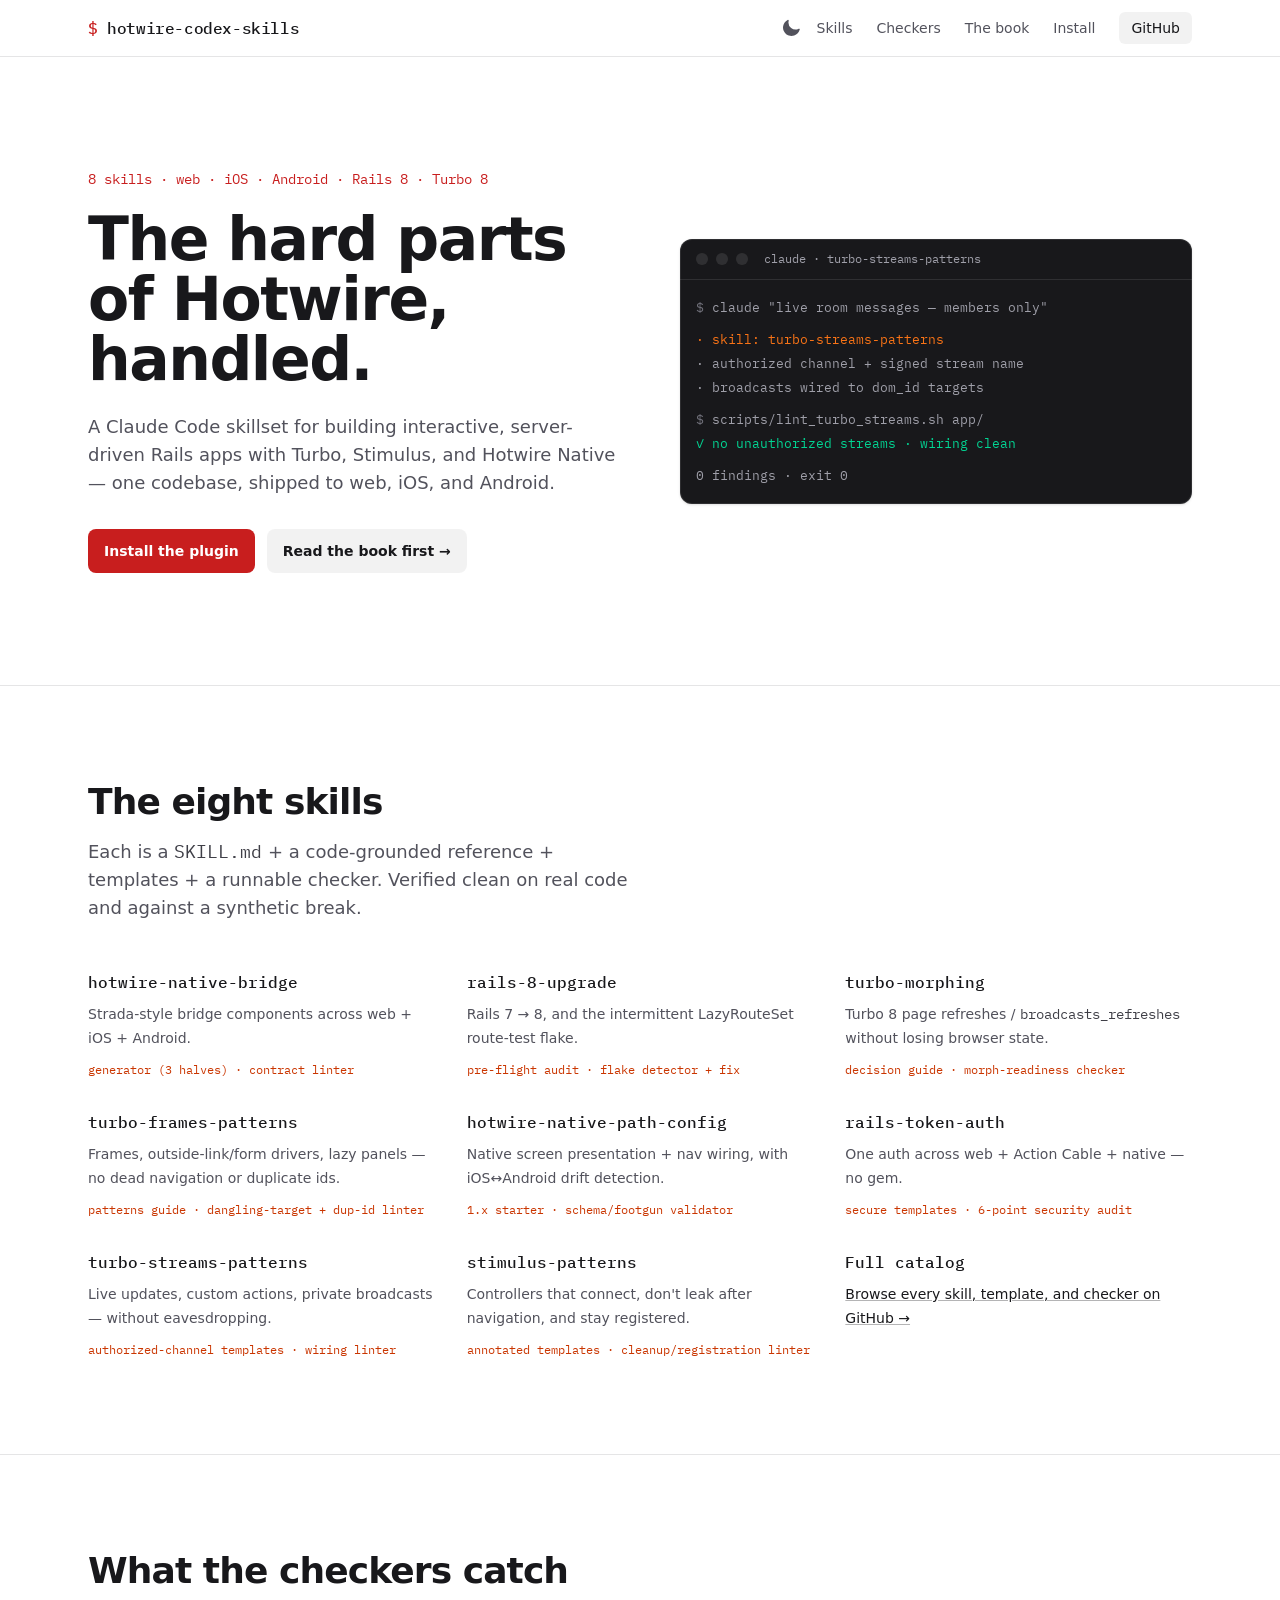
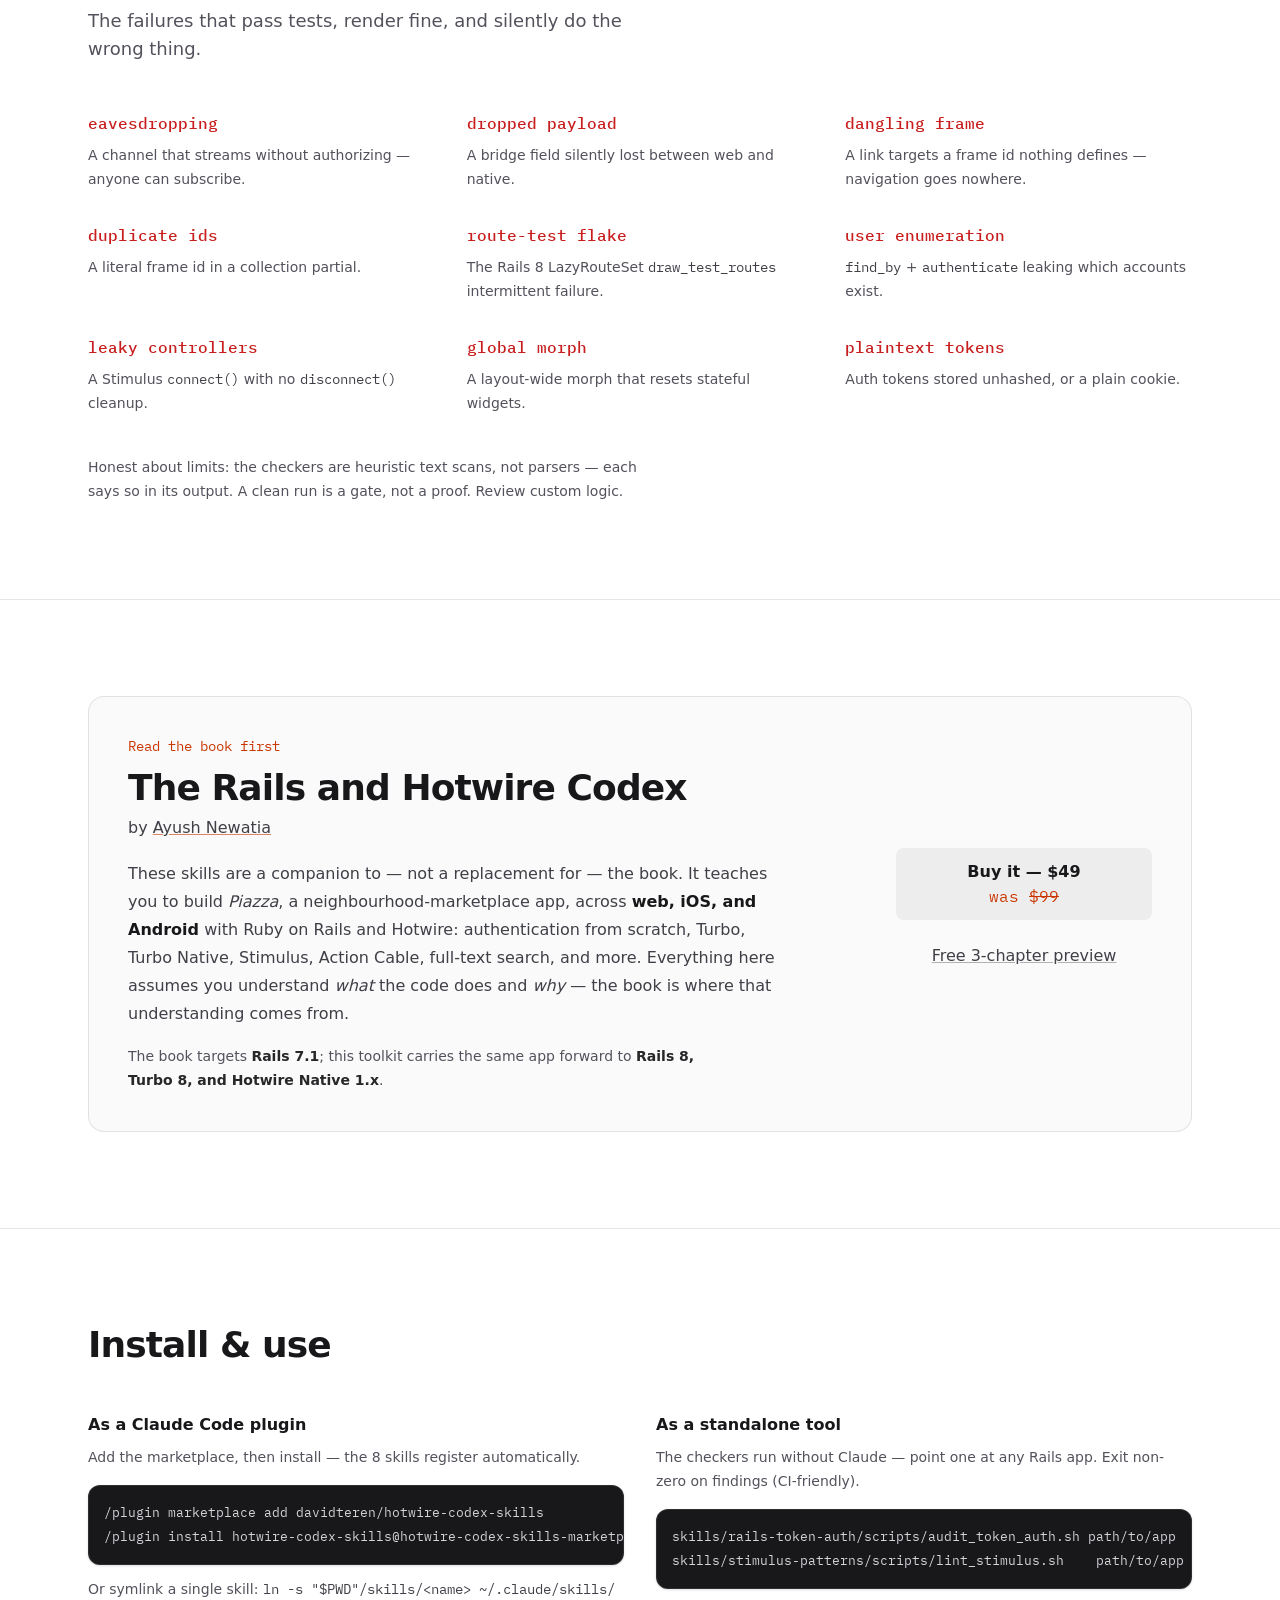
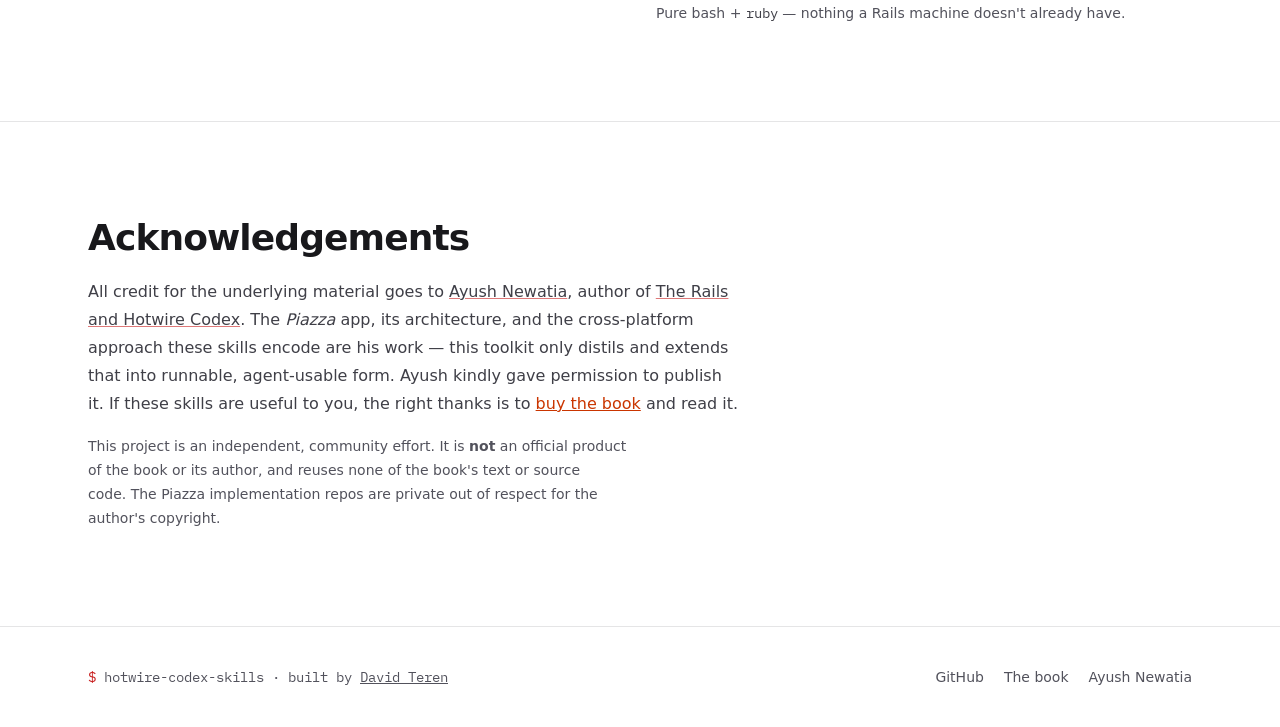
<file: docs/index.html>
<!DOCTYPE html>
<html lang="en" class="scroll-smooth">
<head>
  <meta charset="UTF-8" />
  <meta name="viewport" content="width=device-width, initial-scale=1.0" />
  <meta name="color-scheme" content="light dark" />
  <!-- Set the theme before first paint to avoid a flash. localStorage wins; else OS preference. -->
  <script>
    (function () {
      try {
        var t = localStorage.getItem('theme');
        var dark = t ? t === 'dark' : matchMedia('(prefers-color-scheme: dark)').matches;
        document.documentElement.classList.toggle('dark', dark);
      } catch (e) { document.documentElement.classList.add('dark'); }
    })();
  </script>
  <title>hotwire-codex-skills — Rails + Hotwire Claude Code skills</title>
  <meta name="description" content="Claude Code skills for building interactive Rails + Hotwire apps — Turbo, Stimulus, Hotwire Native — across web, iOS & Android." />

  <meta property="og:site_name" content="hotwire-codex-skills" />
  <meta property="og:title" content="hotwire-codex-skills" />
  <meta property="og:description" content="Eight Claude Code skills for interactive Rails + Hotwire apps — Turbo, Stimulus, Hotwire Native." />
  <meta property="og:type" content="website" />
  <meta property="og:url" content="https://davidteren.github.io/hotwire-codex-skills/" />
  <meta property="og:image" content="https://davidteren.github.io/hotwire-codex-skills/og.png" />
  <meta property="og:image:width" content="1200" />
  <meta property="og:image:height" content="630" />
  <meta property="og:image:alt" content="hotwire-codex-skills — The hard parts of Hotwire, handled." />
  <meta name="twitter:card" content="summary_large_image" />
  <meta name="twitter:title" content="hotwire-codex-skills" />
  <meta name="twitter:description" content="Eight Claude Code skills for interactive Rails + Hotwire apps — Turbo, Stimulus, Hotwire Native." />
  <meta name="twitter:image" content="https://davidteren.github.io/hotwire-codex-skills/og.png" />

  <link rel="preconnect" href="https://rsms.me/" />
  <link rel="stylesheet" href="https://rsms.me/inter/inter.css" />
  <link rel="preconnect" href="https://fonts.googleapis.com" />
  <link rel="preconnect" href="https://fonts.gstatic.com" crossorigin />
  <link href="https://fonts.googleapis.com/css2?family=IBM+Plex+Mono:wght@400;500;600&display=swap" rel="stylesheet" />

  <link rel="stylesheet" href="styles.css" />
  <link rel="icon" href="data:image/svg+xml,%3Csvg xmlns='http://www.w3.org/2000/svg' viewBox='0 0 32 32'%3E%3Crect width='32' height='32' rx='6' fill='%2309090b'/%3E%3Ctext x='16' y='23' font-family='monospace' font-size='22' font-weight='700' fill='%23EF5350' text-anchor='middle'%3E$%3C/text%3E%3C/svg%3E" />
</head>
<body class="isolate min-h-dvh bg-white text-zinc-900 dark:bg-zinc-950 dark:text-zinc-100 font-sans antialiased">

  <!-- ============ NAV ============ -->
  <header class="sticky top-0 z-40 backdrop-blur bg-white/80 dark:bg-zinc-950/80 border-b border-zinc-950/10 dark:border-white/10">
    <div class="mx-auto max-w-6xl px-6 h-14 flex items-center justify-between">
      <a href="#top" class="font-mono font-medium tracking-tight text-zinc-900 dark:text-zinc-100">
        <span class="text-rails dark:text-rails-light">$</span> hotwire-codex-skills
      </a>
      <div class="flex items-center gap-2">
        <!-- theme toggle: sun shown in dark mode, moon in light -->
        <button type="button" data-theme-toggle aria-label="Toggle dark mode"
          class="rounded-md p-2 text-zinc-600 hover:bg-zinc-950/5 hover:text-zinc-900 dark:text-zinc-400 dark:hover:bg-white/10 dark:hover:text-white">
          <svg class="size-5 dark:hidden" viewBox="0 0 20 20" fill="currentColor" aria-hidden="true">
            <path d="M7.455 2.004a.75.75 0 0 1 .26.77 7 7 0 0 0 9.958 7.967.75.75 0 0 1 1.067.853A8.5 8.5 0 1 1 6.647 1.921a.75.75 0 0 1 .808.083Z" />
          </svg>
          <svg class="size-5 not-dark:hidden" viewBox="0 0 20 20" fill="currentColor" aria-hidden="true">
            <path d="M10 2a.75.75 0 0 1 .75.75v1.5a.75.75 0 0 1-1.5 0v-1.5A.75.75 0 0 1 10 2ZM10 15a.75.75 0 0 1 .75.75v1.5a.75.75 0 0 1-1.5 0v-1.5A.75.75 0 0 1 10 15ZM10 7a3 3 0 1 0 0 6 3 3 0 0 0 0-6ZM15.657 5.404a.75.75 0 1 0-1.06-1.06l-1.061 1.06a.75.75 0 0 0 1.06 1.061l1.06-1.06ZM6.464 14.596a.75.75 0 1 0-1.06-1.06l-1.061 1.06a.75.75 0 0 0 1.06 1.061l1.061-1.061ZM18 10a.75.75 0 0 1-.75.75h-1.5a.75.75 0 0 1 0-1.5h1.5A.75.75 0 0 1 18 10ZM5 10a.75.75 0 0 1-.75.75h-1.5a.75.75 0 0 1 0-1.5h1.5A.75.75 0 0 1 5 10ZM14.596 15.657a.75.75 0 0 0 1.06-1.06l-1.06-1.061a.75.75 0 1 0-1.06 1.06l1.06 1.061ZM5.404 6.464a.75.75 0 0 0 1.06-1.06l-1.06-1.061a.75.75 0 1 0-1.061 1.06l1.06 1.061Z" />
          </svg>
        </button>
        <nav class="hidden sm:flex items-center gap-6 text-sm text-zinc-600 dark:text-zinc-400">
          <a href="#skills" class="hover:text-zinc-900 dark:hover:text-white">Skills</a>
          <a href="#checkers" class="hover:text-zinc-900 dark:hover:text-white">Checkers</a>
          <a href="#book" class="hover:text-zinc-900 dark:hover:text-white">The book</a>
          <a href="#install" class="hover:text-zinc-900 dark:hover:text-white">Install</a>
          <a href="https://github.com/davidteren/hotwire-codex-skills" class="rounded-md bg-zinc-950/5 hover:bg-zinc-950/10 dark:bg-white/10 dark:hover:bg-white/15 px-3 py-1.5 font-medium text-zinc-900 dark:text-white">GitHub</a>
        </nav>
        <!-- mobile nav: native disclosure, no JS -->
        <details class="sm:hidden relative">
          <summary class="list-none cursor-pointer rounded-md bg-zinc-950/5 dark:bg-white/10 px-3 py-1.5 text-sm font-medium text-zinc-900 dark:text-white" aria-label="Menu">Menu</summary>
          <nav class="absolute right-0 mt-2 w-44 rounded-lg border border-zinc-950/10 dark:border-white/10 bg-white dark:bg-zinc-950 flex flex-col p-2 text-sm text-zinc-700 dark:text-zinc-200">
            <a href="#skills" class="rounded px-3 py-2 hover:bg-zinc-950/5 dark:hover:bg-white/10">Skills</a>
            <a href="#checkers" class="rounded px-3 py-2 hover:bg-zinc-950/5 dark:hover:bg-white/10">Checkers</a>
            <a href="#book" class="rounded px-3 py-2 hover:bg-zinc-950/5 dark:hover:bg-white/10">The book</a>
            <a href="#install" class="rounded px-3 py-2 hover:bg-zinc-950/5 dark:hover:bg-white/10">Install</a>
            <a href="https://github.com/davidteren/hotwire-codex-skills" class="rounded px-3 py-2 hover:bg-zinc-950/5 dark:hover:bg-white/10 font-medium">GitHub</a>
          </nav>
        </details>
      </div>
    </div>
  </header>

  <main id="top">

    <!-- ============ HERO ============ -->
    <section class="py-20 sm:py-28">
      <div class="mx-auto max-w-6xl px-6 grid lg:grid-cols-2 gap-8 items-center">
        <div class="min-w-0">
          <p class="font-mono text-sm text-rails dark:text-rails-light">8 skills · web · iOS · Android · Rails 8 · Turbo 8</p>
          <h1 class="mt-5 text-5xl sm:text-6xl font-semibold tracking-tight text-balance max-w-[24ch]">
            The hard parts of Hotwire, handled.
          </h1>
          <p class="mt-6 text-lg text-zinc-600 dark:text-zinc-400 text-pretty max-w-[48ch]">
            A Claude Code skillset for building interactive, server-driven Rails apps with
            Turbo, Stimulus, and Hotwire&nbsp;Native — one codebase, shipped to web, iOS, and Android.
          </p>
          <div class="mt-8 flex flex-wrap gap-3">
            <a href="#install" class="rounded-lg bg-rails hover:bg-rails-dark px-4 py-3 text-base sm:text-sm font-semibold text-white">Install the plugin</a>
            <a href="#book" class="rounded-lg bg-zinc-950/5 hover:bg-zinc-950/10 dark:bg-white/10 dark:hover:bg-white/15 px-4 py-3 text-base sm:text-sm font-semibold text-zinc-900 dark:text-white">Read the book first &rarr;</a>
          </div>
        </div>
        <!-- terminal panel: stays dark in both themes (a terminal reads dark) -->
        <div class="min-w-0 w-full max-w-lg lg:justify-self-end">
          <div class="rounded-xl bg-zinc-900 inset-ring inset-ring-white/10 shadow-sm dark:shadow-none">
            <div class="flex items-center gap-2 border-b border-white/10 px-4 py-3">
              <span class="size-3 rounded-full bg-white/10"></span>
              <span class="size-3 rounded-full bg-white/10"></span>
              <span class="size-3 rounded-full bg-white/10"></span>
              <p class="ml-2 font-mono text-xs text-zinc-400">claude · turbo-streams-patterns</p>
            </div>
            <div class="p-4 font-mono text-[0.8125rem] leading-6 overflow-x-auto">
              <p class="text-zinc-400"><span class="text-zinc-500">$</span> claude "live room messages — members only"</p>
              <p class="mt-2 text-hot">· skill: turbo-streams-patterns</p>
              <p class="text-zinc-400">· authorized channel + signed stream name</p>
              <p class="text-zinc-400">· broadcasts wired to dom_id targets</p>
              <p class="mt-2 text-zinc-400"><span class="text-zinc-500">$</span> scripts/lint_turbo_streams.sh app/</p>
              <p class="text-emerald-400">✓ no unauthorized streams · wiring clean</p>
              <p class="mt-2 text-zinc-400">0 findings · exit 0</p>
            </div>
          </div>
        </div>
      </div>
    </section>

    <!-- ============ SKILLS ============ -->
    <section id="skills" class="border-t border-zinc-950/10 dark:border-white/10 py-16 sm:py-24">
      <div class="mx-auto max-w-6xl px-6">
        <h2 class="text-3xl sm:text-4xl font-semibold tracking-tight text-balance max-w-[35ch]">The eight skills</h2>
        <p class="mt-4 text-lg text-zinc-600 dark:text-zinc-400 text-pretty max-w-[48ch]">Each is a <code class="font-mono text-zinc-700 dark:text-zinc-300">SKILL.md</code> + a code-grounded reference + templates + a runnable checker. Verified clean on real code and against a synthetic break.</p>

        <dl class="mt-12 grid sm:grid-cols-2 lg:grid-cols-3 gap-8">
          <div>
            <dt class="font-mono font-medium text-zinc-900 dark:text-white">hotwire-native-bridge</dt>
            <dd class="mt-2 text-base/7 sm:text-sm/6 text-zinc-600 dark:text-zinc-400">Strada-style bridge components across web + iOS + Android.</dd>
            <dd class="mt-3 font-mono text-xs text-orange-700 dark:text-hot">generator (3 halves) · contract linter</dd>
          </div>
          <div>
            <dt class="font-mono font-medium text-zinc-900 dark:text-white">rails-8-upgrade</dt>
            <dd class="mt-2 text-base/7 sm:text-sm/6 text-zinc-600 dark:text-zinc-400">Rails 7 → 8, and the intermittent LazyRouteSet route-test flake.</dd>
            <dd class="mt-3 font-mono text-xs text-orange-700 dark:text-hot">pre-flight audit · flake detector + fix</dd>
          </div>
          <div>
            <dt class="font-mono font-medium text-zinc-900 dark:text-white">turbo-morphing</dt>
            <dd class="mt-2 text-base/7 sm:text-sm/6 text-zinc-600 dark:text-zinc-400">Turbo 8 page refreshes / <code class="font-mono text-zinc-700 dark:text-zinc-300">broadcasts_refreshes</code> without losing browser state.</dd>
            <dd class="mt-3 font-mono text-xs text-orange-700 dark:text-hot">decision guide · morph-readiness checker</dd>
          </div>
          <div>
            <dt class="font-mono font-medium text-zinc-900 dark:text-white">turbo-frames-patterns</dt>
            <dd class="mt-2 text-base/7 sm:text-sm/6 text-zinc-600 dark:text-zinc-400">Frames, outside-link/form drivers, lazy panels — no dead navigation or duplicate ids.</dd>
            <dd class="mt-3 font-mono text-xs text-orange-700 dark:text-hot">patterns guide · dangling-target + dup-id linter</dd>
          </div>
          <div>
            <dt class="font-mono font-medium text-zinc-900 dark:text-white">hotwire-native-path-config</dt>
            <dd class="mt-2 text-base/7 sm:text-sm/6 text-zinc-600 dark:text-zinc-400">Native screen presentation + nav wiring, with iOS↔Android drift detection.</dd>
            <dd class="mt-3 font-mono text-xs text-orange-700 dark:text-hot">1.x starter · schema/footgun validator</dd>
          </div>
          <div>
            <dt class="font-mono font-medium text-zinc-900 dark:text-white">rails-token-auth</dt>
            <dd class="mt-2 text-base/7 sm:text-sm/6 text-zinc-600 dark:text-zinc-400">One auth across web + Action Cable + native — no gem.</dd>
            <dd class="mt-3 font-mono text-xs text-orange-700 dark:text-hot">secure templates · 6-point security audit</dd>
          </div>
          <div>
            <dt class="font-mono font-medium text-zinc-900 dark:text-white">turbo-streams-patterns</dt>
            <dd class="mt-2 text-base/7 sm:text-sm/6 text-zinc-600 dark:text-zinc-400">Live updates, custom actions, private broadcasts — without eavesdropping.</dd>
            <dd class="mt-3 font-mono text-xs text-orange-700 dark:text-hot">authorized-channel templates · wiring linter</dd>
          </div>
          <div>
            <dt class="font-mono font-medium text-zinc-900 dark:text-white">stimulus-patterns</dt>
            <dd class="mt-2 text-base/7 sm:text-sm/6 text-zinc-600 dark:text-zinc-400">Controllers that connect, don't leak after navigation, and stay registered.</dd>
            <dd class="mt-3 font-mono text-xs text-orange-700 dark:text-hot">annotated templates · cleanup/registration linter</dd>
          </div>
          <div>
            <dt class="font-mono font-medium text-zinc-900 dark:text-white">Full catalog</dt>
            <dd class="mt-2 text-base/7 sm:text-sm/6 text-zinc-600 dark:text-zinc-400"><a href="https://github.com/davidteren/hotwire-codex-skills#the-skills" class="text-zinc-900 dark:text-white underline decoration-zinc-950/30 hover:decoration-zinc-950 dark:decoration-white/30 dark:hover:decoration-white">Browse every skill, template, and checker on GitHub &rarr;</a></dd>
          </div>
        </dl>
      </div>
    </section>

    <!-- ============ CHECKERS ============ -->
    <section id="checkers" class="border-t border-zinc-950/10 dark:border-white/10 py-16 sm:py-24">
      <div class="mx-auto max-w-6xl px-6">
        <h2 class="text-3xl sm:text-4xl font-semibold tracking-tight text-balance max-w-[35ch]">What the checkers catch</h2>
        <p class="mt-4 text-lg text-zinc-600 dark:text-zinc-400 text-pretty max-w-[48ch]">The failures that pass tests, render fine, and silently do the wrong thing.</p>

        <dl class="mt-12 grid sm:grid-cols-2 lg:grid-cols-3 gap-8">
          <div>
            <dt class="font-mono font-medium text-rails dark:text-rails-light">eavesdropping</dt>
            <dd class="mt-2 text-base/7 sm:text-sm/6 text-zinc-600 dark:text-zinc-400">A channel that streams without authorizing — anyone can subscribe.</dd>
          </div>
          <div>
            <dt class="font-mono font-medium text-rails dark:text-rails-light">dropped payload</dt>
            <dd class="mt-2 text-base/7 sm:text-sm/6 text-zinc-600 dark:text-zinc-400">A bridge field silently lost between web and native.</dd>
          </div>
          <div>
            <dt class="font-mono font-medium text-rails dark:text-rails-light">dangling frame</dt>
            <dd class="mt-2 text-base/7 sm:text-sm/6 text-zinc-600 dark:text-zinc-400">A link targets a frame id nothing defines — navigation goes nowhere.</dd>
          </div>
          <div>
            <dt class="font-mono font-medium text-rails dark:text-rails-light">duplicate ids</dt>
            <dd class="mt-2 text-base/7 sm:text-sm/6 text-zinc-600 dark:text-zinc-400">A literal frame id in a collection partial.</dd>
          </div>
          <div>
            <dt class="font-mono font-medium text-rails dark:text-rails-light">route-test flake</dt>
            <dd class="mt-2 text-base/7 sm:text-sm/6 text-zinc-600 dark:text-zinc-400">The Rails 8 LazyRouteSet <code class="font-mono text-zinc-700 dark:text-zinc-300">draw_test_routes</code> intermittent failure.</dd>
          </div>
          <div>
            <dt class="font-mono font-medium text-rails dark:text-rails-light">user enumeration</dt>
            <dd class="mt-2 text-base/7 sm:text-sm/6 text-zinc-600 dark:text-zinc-400"><code class="font-mono text-zinc-700 dark:text-zinc-300">find_by</code> + <code class="font-mono text-zinc-700 dark:text-zinc-300">authenticate</code> leaking which accounts exist.</dd>
          </div>
          <div>
            <dt class="font-mono font-medium text-rails dark:text-rails-light">leaky controllers</dt>
            <dd class="mt-2 text-base/7 sm:text-sm/6 text-zinc-600 dark:text-zinc-400">A Stimulus <code class="font-mono text-zinc-700 dark:text-zinc-300">connect()</code> with no <code class="font-mono text-zinc-700 dark:text-zinc-300">disconnect()</code> cleanup.</dd>
          </div>
          <div>
            <dt class="font-mono font-medium text-rails dark:text-rails-light">global morph</dt>
            <dd class="mt-2 text-base/7 sm:text-sm/6 text-zinc-600 dark:text-zinc-400">A layout-wide morph that resets stateful widgets.</dd>
          </div>
          <div>
            <dt class="font-mono font-medium text-rails dark:text-rails-light">plaintext tokens</dt>
            <dd class="mt-2 text-base/7 sm:text-sm/6 text-zinc-600 dark:text-zinc-400">Auth tokens stored unhashed, or a plain cookie.</dd>
          </div>
        </dl>
        <p class="mt-10 text-base/7 sm:text-sm/6 text-zinc-600 dark:text-zinc-400 max-w-[64ch]">Honest about limits: the checkers are heuristic text scans, not parsers — each says so in its output. A clean run is a gate, not a proof. Review custom logic.</p>
      </div>
    </section>

    <!-- ============ BOOK CREDIT ============ -->
    <section id="book" class="border-t border-zinc-950/10 dark:border-white/10 py-16 sm:py-24">
      <div class="mx-auto max-w-6xl px-6">
        <div class="rounded-2xl bg-zinc-50 dark:bg-zinc-900 inset-ring inset-ring-zinc-950/10 dark:inset-ring-white/10 p-6 sm:p-10">
          <div class="grid lg:grid-cols-[1fr_auto] gap-8 items-center">
            <div>
              <p class="font-mono text-sm text-orange-700 dark:text-hot">Read the book first</p>
              <h2 class="mt-3 text-3xl sm:text-4xl font-semibold tracking-tight text-balance max-w-[35ch]">The Rails and Hotwire Codex</h2>
              <p class="mt-2 text-zinc-700 dark:text-zinc-300">by <a href="https://radioactivetoy.tech" class="underline decoration-orange-700/60 dark:decoration-hot/60 hover:decoration-orange-700 dark:hover:decoration-hot">Ayush Newatia</a></p>
              <p class="mt-5 text-base/7 text-zinc-700 dark:text-zinc-300 text-pretty max-w-[64ch]">
                These skills are a companion to — not a replacement for — the book. It teaches you to build
                <em>Piazza</em>, a neighbourhood-marketplace app, across <strong class="text-zinc-900 dark:text-white">web, iOS, and Android</strong>
                with Ruby on Rails and Hotwire: authentication from scratch, Turbo, Turbo Native, Stimulus,
                Action Cable, full-text search, and more. Everything here assumes you understand <em>what</em> the
                code does and <em>why</em> — the book is where that understanding comes from.
              </p>
              <p class="mt-4 text-base/7 sm:text-sm/6 text-zinc-600 dark:text-zinc-400 text-pretty max-w-[64ch]">
                The book targets <strong class="text-zinc-800 dark:text-zinc-200">Rails 7.1</strong>; this toolkit carries the same app
                forward to <strong class="text-zinc-800 dark:text-zinc-200">Rails 8, Turbo 8, and Hotwire Native 1.x</strong>.
              </p>
            </div>
            <div class="flex flex-col gap-3 lg:w-64">
              <a href="https://ayushn21.gumroad.com/l/railshotwirecodex" class="rounded-lg bg-zinc-950/5 hover:bg-zinc-950/10 dark:bg-white/10 dark:hover:bg-white/15 px-4 py-3 text-center font-semibold text-zinc-900 dark:text-white">
                Buy it — $49
                <span class="block font-mono font-normal text-orange-700 dark:text-hot">was <s>$99</s></span>
              </a>
              <a href="https://railsandhotwirecodex.com/" class="rounded-lg px-4 py-3 text-center font-medium text-zinc-700 dark:text-zinc-300 hover:text-zinc-900 dark:hover:text-white underline decoration-zinc-950/30 hover:decoration-zinc-950 dark:decoration-white/30 dark:hover:decoration-white">
                Free 3-chapter preview
              </a>
            </div>
          </div>
        </div>
      </div>
    </section>

    <!-- ============ INSTALL ============ -->
    <section id="install" class="border-t border-zinc-950/10 dark:border-white/10 py-16 sm:py-24">
      <div class="mx-auto max-w-6xl px-6">
        <h2 class="text-3xl sm:text-4xl font-semibold tracking-tight text-balance max-w-[35ch]">Install &amp; use</h2>
        <div class="mt-12 grid lg:grid-cols-2 gap-8">
          <div class="min-w-0">
            <h3 class="font-semibold text-zinc-900 dark:text-white">As a Claude Code plugin</h3>
            <p class="mt-2 text-base/7 sm:text-sm/6 text-zinc-600 dark:text-zinc-400">Add the marketplace, then install — the 8 skills register automatically.</p>
            <pre class="mt-4 rounded-xl bg-zinc-900 inset-ring inset-ring-white/10 shadow-sm dark:shadow-none p-4 text-[0.8125rem] leading-6 font-mono text-zinc-300 overflow-x-auto">/plugin marketplace add davidteren/hotwire-codex-skills
/plugin install hotwire-codex-skills@hotwire-codex-skills-marketplace</pre>
            <p class="mt-3 text-base/7 sm:text-sm/6 text-zinc-600 dark:text-zinc-400">Or symlink a single skill: <code class="font-mono text-zinc-700 dark:text-zinc-400">ln -s "$PWD"/skills/&lt;name&gt; ~/.claude/skills/</code></p>
          </div>
          <div class="min-w-0">
            <h3 class="font-semibold text-zinc-900 dark:text-white">As a standalone tool</h3>
            <p class="mt-2 text-base/7 sm:text-sm/6 text-zinc-600 dark:text-zinc-400">The checkers run without Claude — point one at any Rails app. Exit non-zero on findings (CI-friendly).</p>
            <pre class="mt-4 rounded-xl bg-zinc-900 inset-ring inset-ring-white/10 shadow-sm dark:shadow-none p-4 text-[0.8125rem] leading-6 font-mono text-zinc-300 overflow-x-auto">skills/rails-token-auth/scripts/audit_token_auth.sh path/to/app
skills/stimulus-patterns/scripts/lint_stimulus.sh    path/to/app</pre>
            <p class="mt-3 text-base/7 sm:text-sm/6 text-zinc-600 dark:text-zinc-400">Pure bash + <code class="font-mono text-zinc-700 dark:text-zinc-400">ruby</code> — nothing a Rails machine doesn't already have.</p>
          </div>
        </div>
      </div>
    </section>

    <!-- ============ ACKNOWLEDGEMENTS ============ -->
    <section class="border-t border-zinc-950/10 dark:border-white/10 py-16 sm:py-24">
      <div class="mx-auto max-w-6xl px-6">
        <h2 class="text-3xl sm:text-4xl font-semibold tracking-tight text-balance max-w-[35ch]">Acknowledgements</h2>
        <p class="mt-5 text-base/7 text-zinc-700 dark:text-zinc-300 text-pretty max-w-[64ch]">
          All credit for the underlying material goes to
          <a href="https://radioactivetoy.tech" class="underline decoration-rails/60 hover:decoration-rails dark:decoration-rails-light/60 dark:hover:decoration-rails-light">Ayush Newatia</a>,
          author of <a href="https://railsandhotwirecodex.com/" class="underline decoration-rails/60 hover:decoration-rails dark:decoration-rails-light/60 dark:hover:decoration-rails-light">The Rails and Hotwire Codex</a>.
          The <em>Piazza</em> app, its architecture, and the cross-platform approach these skills encode are his work —
          this toolkit only distils and extends that into runnable, agent-usable form. Ayush kindly gave permission to
          publish it. If these skills are useful to you, the right thanks is to
          <a href="https://ayushn21.gumroad.com/l/railshotwirecodex" class="text-orange-700 dark:text-hot underline">buy the book</a> and read it.
        </p>
        <p class="mt-4 text-base/7 sm:text-sm/6 text-zinc-600 dark:text-zinc-400 text-pretty max-w-[64ch]">
          This project is an independent, community effort. It is <strong>not</strong> an official product of the book or
          its author, and reuses none of the book's text or source code. The Piazza implementation repos are private out
          of respect for the author's copyright.
        </p>
      </div>
    </section>
  </main>

  <!-- ============ FOOTER ============ -->
  <footer class="border-t border-zinc-950/10 dark:border-white/10">
    <div class="mx-auto max-w-6xl px-6 py-10 flex flex-col sm:flex-row justify-between gap-4 text-sm text-zinc-600 dark:text-zinc-400">
      <p class="font-mono"><span class="text-rails dark:text-rails-light">$</span> hotwire-codex-skills · built by <a href="https://github.com/davidteren" class="hover:text-zinc-900 dark:hover:text-white underline">David Teren</a></p>
      <div class="flex gap-5">
        <a href="https://github.com/davidteren/hotwire-codex-skills" class="hover:text-zinc-900 dark:hover:text-white">GitHub</a>
        <a href="https://railsandhotwirecodex.com/" class="hover:text-zinc-900 dark:hover:text-white">The book</a>
        <a href="https://radioactivetoy.tech" class="hover:text-zinc-900 dark:hover:text-white">Ayush Newatia</a>
      </div>
    </div>
  </footer>

  <!-- theme toggle: flip .dark and persist the choice -->
  <script>
    document.querySelectorAll('[data-theme-toggle]').forEach(function (btn) {
      btn.addEventListener('click', function () {
        var dark = document.documentElement.classList.toggle('dark');
        try { localStorage.setItem('theme', dark ? 'dark' : 'light'); } catch (e) {}
      });
    });
  </script>
</body>
</html>
</file>
<file: docs/styles.css>
/*! tailwindcss v4.3.1 | MIT License | https://tailwindcss.com */
@layer properties{@supports (((-webkit-hyphens:none)) and (not (margin-trim:inline))) or ((-moz-orient:inline) and (not (color:rgb(from red r g b)))){*,:before,:after,::backdrop{--tw-border-style:solid;--tw-leading:initial;--tw-font-weight:initial;--tw-tracking:initial;--tw-shadow:0 0 #0000;--tw-shadow-color:initial;--tw-shadow-alpha:100%;--tw-inset-shadow:0 0 #0000;--tw-inset-shadow-color:initial;--tw-inset-shadow-alpha:100%;--tw-ring-color:initial;--tw-ring-shadow:0 0 #0000;--tw-inset-ring-color:initial;--tw-inset-ring-shadow:0 0 #0000;--tw-ring-inset:initial;--tw-ring-offset-width:0px;--tw-ring-offset-color:#fff;--tw-ring-offset-shadow:0 0 #0000;--tw-outline-style:solid;--tw-blur:initial;--tw-brightness:initial;--tw-contrast:initial;--tw-grayscale:initial;--tw-hue-rotate:initial;--tw-invert:initial;--tw-opacity:initial;--tw-saturate:initial;--tw-sepia:initial;--tw-drop-shadow:initial;--tw-drop-shadow-color:initial;--tw-drop-shadow-alpha:100%;--tw-drop-shadow-size:initial;--tw-backdrop-blur:initial;--tw-backdrop-brightness:initial;--tw-backdrop-contrast:initial;--tw-backdrop-grayscale:initial;--tw-backdrop-hue-rotate:initial;--tw-backdrop-invert:initial;--tw-backdrop-opacity:initial;--tw-backdrop-saturate:initial;--tw-backdrop-sepia:initial}}}@layer theme{:root,:host{--font-sans:"InterVariable", "Inter", ui-sans-serif, system-ui, sans-serif;--font-mono:"IBM Plex Mono", ui-monospace, SFMono-Regular, Menlo, monospace;--color-orange-700:oklch(55.3% .195 38.402);--color-emerald-400:oklch(76.5% .177 163.223);--color-zinc-50:oklch(98.5% 0 0);--color-zinc-100:oklch(96.7% .001 286.375);--color-zinc-200:oklch(92% .004 286.32);--color-zinc-300:oklch(87.1% .006 286.286);--color-zinc-400:oklch(70.5% .015 286.067);--color-zinc-500:oklch(55.2% .016 285.938);--color-zinc-600:oklch(44.2% .017 285.786);--color-zinc-700:oklch(37% .013 285.805);--color-zinc-800:oklch(27.4% .006 286.033);--color-zinc-900:oklch(21% .006 285.885);--color-zinc-950:oklch(14.1% .005 285.823);--color-neutral-800:oklch(26.9% 0 0);--color-white:#fff;--spacing:.25rem;--container-lg:32rem;--container-xl:36rem;--container-6xl:72rem;--text-xs:.75rem;--text-xs--line-height:calc(1 / .75);--text-sm:.875rem;--text-sm--line-height:calc(1.25 / .875);--text-base:1rem;--text-base--line-height:calc(1.5 / 1);--text-lg:1.125rem;--text-lg--line-height:calc(1.75 / 1.125);--text-2xl:1.5rem;--text-2xl--line-height:calc(2 / 1.5);--text-3xl:1.875rem;--text-3xl--line-height:calc(2.25 / 1.875);--text-4xl:2.25rem;--text-4xl--line-height:calc(2.5 / 2.25);--text-5xl:3rem;--text-5xl--line-height:1;--text-6xl:3.75rem;--text-6xl--line-height:1;--font-weight-normal:400;--font-weight-medium:500;--font-weight-semibold:600;--tracking-tight:-.025em;--radius-md:.375rem;--radius-lg:.5rem;--radius-xl:.75rem;--radius-2xl:1rem;--default-font-family:var(--font-sans);--default-font-feature-settings:var(--font-sans--font-feature-settings);--default-mono-font-family:var(--font-mono);--color-rails:#c81e1e;--color-rails-dark:#9b1414;--color-rails-light:#ef5350;--color-hot:#f97316;--font-sans--font-feature-settings:"cv02", "cv03", "cv04", "cv11"}}@layer base{*,:after,:before,::backdrop{box-sizing:border-box;border:0 solid;margin:0;padding:0}::file-selector-button{box-sizing:border-box;border:0 solid;margin:0;padding:0}html,:host{-webkit-text-size-adjust:100%;tab-size:4;line-height:1.5;font-family:var(--default-font-family,ui-sans-serif, system-ui, sans-serif, "Apple Color Emoji", "Segoe UI Emoji", "Segoe UI Symbol", "Noto Color Emoji");font-feature-settings:var(--default-font-feature-settings,normal);font-variation-settings:var(--default-font-variation-settings,normal);-webkit-tap-highlight-color:transparent}hr{height:0;color:inherit;border-top-width:1px}abbr:where([title]){-webkit-text-decoration:underline dotted;text-decoration:underline dotted}h1,h2,h3,h4,h5,h6{font-size:inherit;font-weight:inherit}a{color:inherit;-webkit-text-decoration:inherit;-webkit-text-decoration:inherit;-webkit-text-decoration:inherit;text-decoration:inherit}b,strong{font-weight:bolder}code,kbd,samp,pre{font-family:var(--default-mono-font-family,ui-monospace, SFMono-Regular, Menlo, Monaco, Consolas, "Liberation Mono", "Courier New", monospace);font-feature-settings:var(--default-mono-font-feature-settings,normal);font-variation-settings:var(--default-mono-font-variation-settings,normal);font-size:1em}small{font-size:80%}sub,sup{vertical-align:baseline;font-size:75%;line-height:0;position:relative}sub{bottom:-.25em}sup{top:-.5em}table{text-indent:0;border-color:inherit;border-collapse:collapse}:-moz-focusring{outline:auto}progress{vertical-align:baseline}summary{display:list-item}ol,ul,menu{list-style:none}img,svg,video,canvas,audio,iframe,embed,object{vertical-align:middle;display:block}img,video{max-width:100%;height:auto}button,input,select,optgroup,textarea{font:inherit;font-feature-settings:inherit;font-variation-settings:inherit;letter-spacing:inherit;color:inherit;opacity:1;background-color:#0000;border-radius:0}::file-selector-button{font:inherit;font-feature-settings:inherit;font-variation-settings:inherit;letter-spacing:inherit;color:inherit;opacity:1;background-color:#0000;border-radius:0}:where(select:is([multiple],[size])) optgroup{font-weight:bolder}:where(select:is([multiple],[size])) optgroup option{padding-inline-start:20px}::file-selector-button{margin-inline-end:4px}::placeholder{opacity:1}@supports (not ((-webkit-appearance:-apple-pay-button))) or (contain-intrinsic-size:1px){::placeholder{color:currentColor}@supports (color:color-mix(in lab, red, red)){::placeholder{color:color-mix(in oklab, currentcolor 50%, transparent)}}}textarea{resize:vertical}::-webkit-search-decoration{-webkit-appearance:none}::-webkit-date-and-time-value{min-height:1lh;text-align:inherit}::-webkit-datetime-edit{display:inline-flex}::-webkit-datetime-edit-fields-wrapper{padding:0}::-webkit-datetime-edit{padding-block:0}::-webkit-datetime-edit-year-field{padding-block:0}::-webkit-datetime-edit-month-field{padding-block:0}::-webkit-datetime-edit-day-field{padding-block:0}::-webkit-datetime-edit-hour-field{padding-block:0}::-webkit-datetime-edit-minute-field{padding-block:0}::-webkit-datetime-edit-second-field{padding-block:0}::-webkit-datetime-edit-millisecond-field{padding-block:0}::-webkit-datetime-edit-meridiem-field{padding-block:0}::-webkit-calendar-picker-indicator{line-height:1}:-moz-ui-invalid{box-shadow:none}button,input:where([type=button],[type=reset],[type=submit]){appearance:button}::file-selector-button{appearance:button}::-webkit-inner-spin-button{height:auto}::-webkit-outer-spin-button{height:auto}[hidden]:where(:not([hidden=until-found])){display:none!important}:root{color-scheme:light}.dark{color-scheme:dark}a:focus-visible,button:focus-visible,summary:focus-visible{outline:2px solid var(--color-rails-light);outline-offset:2px;border-radius:2px}}@layer components;@layer utilities{.collapse{visibility:collapse}.invisible{visibility:hidden}.visible{visibility:visible}.absolute{position:absolute}.fixed{position:fixed}.relative{position:relative}.static{position:static}.sticky{position:sticky}.top-0{top:0}.right-0{right:0}.isolate{isolation:isolate}.z-40{z-index:40}.container{width:100%}@media (min-width:40rem){.container{max-width:40rem}}@media (min-width:48rem){.container{max-width:48rem}}@media (min-width:64rem){.container{max-width:64rem}}@media (min-width:80rem){.container{max-width:80rem}}@media (min-width:96rem){.container{max-width:96rem}}.mx-auto{margin-inline:auto}.mt-2{margin-top:calc(var(--spacing) * 2)}.mt-3{margin-top:calc(var(--spacing) * 3)}.mt-4{margin-top:calc(var(--spacing) * 4)}.mt-5{margin-top:calc(var(--spacing) * 5)}.mt-6{margin-top:calc(var(--spacing) * 6)}.mt-7{margin-top:calc(var(--spacing) * 7)}.mt-8{margin-top:calc(var(--spacing) * 8)}.mt-9{margin-top:calc(var(--spacing) * 9)}.mt-10{margin-top:calc(var(--spacing) * 10)}.mt-12{margin-top:calc(var(--spacing) * 12)}.ml-2{margin-left:calc(var(--spacing) * 2)}.block{display:block}.contents{display:contents}.flex{display:flex}.grid{display:grid}.hidden{display:none}.inline{display:inline}.table{display:table}.size-3{width:calc(var(--spacing) * 3);height:calc(var(--spacing) * 3)}.size-5{width:calc(var(--spacing) * 5);height:calc(var(--spacing) * 5)}.h-3{height:calc(var(--spacing) * 3)}.h-14{height:calc(var(--spacing) * 14)}.min-h-dvh{min-height:100dvh}.w-3{width:calc(var(--spacing) * 3)}.w-44{width:calc(var(--spacing) * 44)}.w-\[370px\]{width:370px}.w-full{width:100%}.max-w-6xl{max-width:var(--container-6xl)}.max-w-\[24ch\]{max-width:24ch}.max-w-\[35ch\]{max-width:35ch}.max-w-\[48ch\]{max-width:48ch}.max-w-\[64ch\]{max-width:64ch}.max-w-lg{max-width:var(--container-lg)}.max-w-xl{max-width:var(--container-xl)}.min-w-0{min-width:0}.flex-1{flex:1}.shrink-0{flex-shrink:0}.cursor-pointer{cursor:pointer}.list-none{list-style-type:none}.flex-col{flex-direction:column}.flex-wrap{flex-wrap:wrap}.items-center{align-items:center}.justify-between{justify-content:space-between}.gap-2{gap:calc(var(--spacing) * 2)}.gap-3{gap:calc(var(--spacing) * 3)}.gap-4{gap:calc(var(--spacing) * 4)}.gap-5{gap:calc(var(--spacing) * 5)}.gap-6{gap:calc(var(--spacing) * 6)}.gap-8{gap:calc(var(--spacing) * 8)}.overflow-hidden{overflow:hidden}.overflow-x-auto{overflow-x:auto}.scroll-smooth{scroll-behavior:smooth}.rounded{border-radius:.25rem}.rounded-2xl{border-radius:var(--radius-2xl)}.rounded-full{border-radius:3.40282e38px}.rounded-lg{border-radius:var(--radius-lg)}.rounded-md{border-radius:var(--radius-md)}.rounded-xl{border-radius:var(--radius-xl)}.border{border-style:var(--tw-border-style);border-width:1px}.border-t{border-top-style:var(--tw-border-style);border-top-width:1px}.border-b{border-bottom-style:var(--tw-border-style);border-bottom-width:1px}.border-white\/10{border-color:#ffffff1a}@supports (color:color-mix(in lab, red, red)){.border-white\/10{border-color:color-mix(in oklab, var(--color-white) 10%, transparent)}}.border-zinc-950\/10{border-color:#09090b1a}@supports (color:color-mix(in lab, red, red)){.border-zinc-950\/10{border-color:color-mix(in oklab, var(--color-zinc-950) 10%, transparent)}}.bg-neutral-800{background-color:var(--color-neutral-800)}.bg-rails{background-color:var(--color-rails)}.bg-white{background-color:var(--color-white)}.bg-white\/10{background-color:#ffffff1a}@supports (color:color-mix(in lab, red, red)){.bg-white\/10{background-color:color-mix(in oklab, var(--color-white) 10%, transparent)}}.bg-white\/80{background-color:#fffc}@supports (color:color-mix(in lab, red, red)){.bg-white\/80{background-color:color-mix(in oklab, var(--color-white) 80%, transparent)}}.bg-zinc-50{background-color:var(--color-zinc-50)}.bg-zinc-900{background-color:var(--color-zinc-900)}.bg-zinc-950{background-color:var(--color-zinc-950)}.bg-zinc-950\/5{background-color:#09090b0d}@supports (color:color-mix(in lab, red, red)){.bg-zinc-950\/5{background-color:color-mix(in oklab, var(--color-zinc-950) 5%, transparent)}}.p-2{padding:calc(var(--spacing) * 2)}.p-4{padding:calc(var(--spacing) * 4)}.p-5{padding:calc(var(--spacing) * 5)}.p-6{padding:calc(var(--spacing) * 6)}.px-3{padding-inline:calc(var(--spacing) * 3)}.px-4{padding-inline:calc(var(--spacing) * 4)}.px-6{padding-inline:calc(var(--spacing) * 6)}.px-16{padding-inline:calc(var(--spacing) * 16)}.py-1\.5{padding-block:calc(var(--spacing) * 1.5)}.py-2{padding-block:calc(var(--spacing) * 2)}.py-3{padding-block:calc(var(--spacing) * 3)}.py-10{padding-block:calc(var(--spacing) * 10)}.py-16{padding-block:calc(var(--spacing) * 16)}.py-20{padding-block:calc(var(--spacing) * 20)}.pr-12{padding-right:calc(var(--spacing) * 12)}.text-center{text-align:center}.font-sans{font-family:var(--font-sans);font-feature-settings:var(--font-sans--font-feature-settings)}.font-mono{font-family:var(--font-mono)}.text-2xl{font-size:var(--text-2xl);line-height:var(--tw-leading,var(--text-2xl--line-height))}.text-3xl{font-size:var(--text-3xl);line-height:var(--tw-leading,var(--text-3xl--line-height))}.text-5xl{font-size:var(--text-5xl);line-height:var(--tw-leading,var(--text-5xl--line-height))}.text-base{font-size:var(--text-base);line-height:var(--tw-leading,var(--text-base--line-height))}.text-base\/7{font-size:var(--text-base);line-height:calc(var(--spacing) * 7)}.text-lg{font-size:var(--text-lg);line-height:var(--tw-leading,var(--text-lg--line-height))}.text-sm{font-size:var(--text-sm);line-height:var(--tw-leading,var(--text-sm--line-height))}.text-xs{font-size:var(--text-xs);line-height:var(--tw-leading,var(--text-xs--line-height))}.text-\[0\.8125rem\]{font-size:.8125rem}.text-\[15px\]{font-size:15px}.text-\[26px\]{font-size:26px}.text-\[64px\]{font-size:64px}.leading-6{--tw-leading:calc(var(--spacing) * 6);line-height:calc(var(--spacing) * 6)}.leading-7{--tw-leading:calc(var(--spacing) * 7);line-height:calc(var(--spacing) * 7)}.leading-\[1\.05\]{--tw-leading:1.05;line-height:1.05}.font-medium{--tw-font-weight:var(--font-weight-medium);font-weight:var(--font-weight-medium)}.font-normal{--tw-font-weight:var(--font-weight-normal);font-weight:var(--font-weight-normal)}.font-semibold{--tw-font-weight:var(--font-weight-semibold);font-weight:var(--font-weight-semibold)}.tracking-tight{--tw-tracking:var(--tracking-tight);letter-spacing:var(--tracking-tight)}.text-balance{text-wrap:balance}.text-pretty{text-wrap:pretty}.text-emerald-400{color:var(--color-emerald-400)}.text-hot{color:var(--color-hot)}.text-orange-700{color:var(--color-orange-700)}.text-rails{color:var(--color-rails)}.text-rails-light{color:var(--color-rails-light)}.text-white{color:var(--color-white)}.text-zinc-100{color:var(--color-zinc-100)}.text-zinc-300{color:var(--color-zinc-300)}.text-zinc-400{color:var(--color-zinc-400)}.text-zinc-500{color:var(--color-zinc-500)}.text-zinc-600{color:var(--color-zinc-600)}.text-zinc-700{color:var(--color-zinc-700)}.text-zinc-800{color:var(--color-zinc-800)}.text-zinc-900{color:var(--color-zinc-900)}.underline{text-decoration-line:underline}.decoration-orange-700\/60{text-decoration-color:#c53c0099}@supports (color:color-mix(in lab, red, red)){.decoration-orange-700\/60{-webkit-text-decoration-color:color-mix(in oklab, var(--color-orange-700) 60%, transparent);-webkit-text-decoration-color:color-mix(in oklab, var(--color-orange-700) 60%, transparent);text-decoration-color:color-mix(in oklab, var(--color-orange-700) 60%, transparent)}}.decoration-rails\/60{text-decoration-color:#c81e1e99}@supports (color:color-mix(in lab, red, red)){.decoration-rails\/60{-webkit-text-decoration-color:color-mix(in oklab, var(--color-rails) 60%, transparent);-webkit-text-decoration-color:color-mix(in oklab, var(--color-rails) 60%, transparent);text-decoration-color:color-mix(in oklab, var(--color-rails) 60%, transparent)}}.decoration-zinc-950\/30{text-decoration-color:#09090b4d}@supports (color:color-mix(in lab, red, red)){.decoration-zinc-950\/30{-webkit-text-decoration-color:color-mix(in oklab, var(--color-zinc-950) 30%, transparent);-webkit-text-decoration-color:color-mix(in oklab, var(--color-zinc-950) 30%, transparent);text-decoration-color:color-mix(in oklab, var(--color-zinc-950) 30%, transparent)}}.antialiased{-webkit-font-smoothing:antialiased;-moz-osx-font-smoothing:grayscale}.scheme-only-dark{color-scheme:dark only}.shadow-sm{--tw-shadow:0 1px 3px 0 var(--tw-shadow-color,#0000001a), 0 1px 2px -1px var(--tw-shadow-color,#0000001a);box-shadow:var(--tw-inset-shadow), var(--tw-inset-ring-shadow), var(--tw-ring-offset-shadow), var(--tw-ring-shadow), var(--tw-shadow)}.inset-ring{--tw-inset-ring-shadow:inset 0 0 0 1px var(--tw-inset-ring-color,currentcolor);box-shadow:var(--tw-inset-shadow), var(--tw-inset-ring-shadow), var(--tw-ring-offset-shadow), var(--tw-ring-shadow), var(--tw-shadow)}.inset-ring-white\/10{--tw-inset-ring-color:#ffffff1a}@supports (color:color-mix(in lab, red, red)){.inset-ring-white\/10{--tw-inset-ring-color:color-mix(in oklab, var(--color-white) 10%, transparent)}}.inset-ring-zinc-950\/10{--tw-inset-ring-color:#09090b1a}@supports (color:color-mix(in lab, red, red)){.inset-ring-zinc-950\/10{--tw-inset-ring-color:color-mix(in oklab, var(--color-zinc-950) 10%, transparent)}}.outline{outline-style:var(--tw-outline-style);outline-width:1px}.filter{filter:var(--tw-blur,) var(--tw-brightness,) var(--tw-contrast,) var(--tw-grayscale,) var(--tw-hue-rotate,) var(--tw-invert,) var(--tw-saturate,) var(--tw-sepia,) var(--tw-drop-shadow,)}.backdrop-blur{--tw-backdrop-blur:blur(8px);-webkit-backdrop-filter:var(--tw-backdrop-blur,) var(--tw-backdrop-brightness,) var(--tw-backdrop-contrast,) var(--tw-backdrop-grayscale,) var(--tw-backdrop-hue-rotate,) var(--tw-backdrop-invert,) var(--tw-backdrop-opacity,) var(--tw-backdrop-saturate,) var(--tw-backdrop-sepia,);backdrop-filter:var(--tw-backdrop-blur,) var(--tw-backdrop-brightness,) var(--tw-backdrop-contrast,) var(--tw-backdrop-grayscale,) var(--tw-backdrop-hue-rotate,) var(--tw-backdrop-invert,) var(--tw-backdrop-opacity,) var(--tw-backdrop-saturate,) var(--tw-backdrop-sepia,)}.not-dark\:hidden:not(:where(.dark,.dark *)){display:none}@media (hover:hover){.hover\:bg-rails-dark:hover{background-color:var(--color-rails-dark)}.hover\:bg-zinc-950\/5:hover{background-color:#09090b0d}@supports (color:color-mix(in lab, red, red)){.hover\:bg-zinc-950\/5:hover{background-color:color-mix(in oklab, var(--color-zinc-950) 5%, transparent)}}.hover\:bg-zinc-950\/10:hover{background-color:#09090b1a}@supports (color:color-mix(in lab, red, red)){.hover\:bg-zinc-950\/10:hover{background-color:color-mix(in oklab, var(--color-zinc-950) 10%, transparent)}}.hover\:text-zinc-900:hover{color:var(--color-zinc-900)}.hover\:decoration-orange-700:hover{-webkit-text-decoration-color:var(--color-orange-700);-webkit-text-decoration-color:var(--color-orange-700);text-decoration-color:var(--color-orange-700)}.hover\:decoration-rails:hover{-webkit-text-decoration-color:var(--color-rails);-webkit-text-decoration-color:var(--color-rails);text-decoration-color:var(--color-rails)}.hover\:decoration-zinc-950:hover{-webkit-text-decoration-color:var(--color-zinc-950);-webkit-text-decoration-color:var(--color-zinc-950);text-decoration-color:var(--color-zinc-950)}}@media (min-width:40rem){.sm\:flex{display:flex}.sm\:hidden{display:none}.sm\:grid-cols-2{grid-template-columns:repeat(2,minmax(0,1fr))}.sm\:flex-row{flex-direction:row}.sm\:p-10{padding:calc(var(--spacing) * 10)}.sm\:py-24{padding-block:calc(var(--spacing) * 24)}.sm\:py-28{padding-block:calc(var(--spacing) * 28)}.sm\:text-4xl{font-size:var(--text-4xl);line-height:var(--tw-leading,var(--text-4xl--line-height))}.sm\:text-6xl{font-size:var(--text-6xl);line-height:var(--tw-leading,var(--text-6xl--line-height))}.sm\:text-sm{font-size:var(--text-sm);line-height:var(--tw-leading,var(--text-sm--line-height))}.sm\:text-sm\/6{font-size:var(--text-sm);line-height:calc(var(--spacing) * 6)}}@media (min-width:64rem){.lg\:w-64{width:calc(var(--spacing) * 64)}.lg\:grid-cols-2{grid-template-columns:repeat(2,minmax(0,1fr))}.lg\:grid-cols-3{grid-template-columns:repeat(3,minmax(0,1fr))}.lg\:grid-cols-\[1fr_auto\]{grid-template-columns:1fr auto}.lg\:justify-self-end{justify-self:flex-end}}.dark\:hidden:where(.dark,.dark *){display:none}.dark\:border-white\/10:where(.dark,.dark *){border-color:#ffffff1a}@supports (color:color-mix(in lab, red, red)){.dark\:border-white\/10:where(.dark,.dark *){border-color:color-mix(in oklab, var(--color-white) 10%, transparent)}}.dark\:bg-white\/10:where(.dark,.dark *){background-color:#ffffff1a}@supports (color:color-mix(in lab, red, red)){.dark\:bg-white\/10:where(.dark,.dark *){background-color:color-mix(in oklab, var(--color-white) 10%, transparent)}}.dark\:bg-zinc-900:where(.dark,.dark *){background-color:var(--color-zinc-900)}.dark\:bg-zinc-950:where(.dark,.dark *){background-color:var(--color-zinc-950)}.dark\:bg-zinc-950\/80:where(.dark,.dark *){background-color:#09090bcc}@supports (color:color-mix(in lab, red, red)){.dark\:bg-zinc-950\/80:where(.dark,.dark *){background-color:color-mix(in oklab, var(--color-zinc-950) 80%, transparent)}}.dark\:text-hot:where(.dark,.dark *){color:var(--color-hot)}.dark\:text-rails-light:where(.dark,.dark *){color:var(--color-rails-light)}.dark\:text-white:where(.dark,.dark *){color:var(--color-white)}.dark\:text-zinc-100:where(.dark,.dark *){color:var(--color-zinc-100)}.dark\:text-zinc-200:where(.dark,.dark *){color:var(--color-zinc-200)}.dark\:text-zinc-300:where(.dark,.dark *){color:var(--color-zinc-300)}.dark\:text-zinc-400:where(.dark,.dark *){color:var(--color-zinc-400)}.dark\:decoration-hot\/60:where(.dark,.dark *){text-decoration-color:#f9731699}@supports (color:color-mix(in lab, red, red)){.dark\:decoration-hot\/60:where(.dark,.dark *){-webkit-text-decoration-color:color-mix(in oklab, var(--color-hot) 60%, transparent);-webkit-text-decoration-color:color-mix(in oklab, var(--color-hot) 60%, transparent);text-decoration-color:color-mix(in oklab, var(--color-hot) 60%, transparent)}}.dark\:decoration-rails-light\/60:where(.dark,.dark *){text-decoration-color:#ef535099}@supports (color:color-mix(in lab, red, red)){.dark\:decoration-rails-light\/60:where(.dark,.dark *){-webkit-text-decoration-color:color-mix(in oklab, var(--color-rails-light) 60%, transparent);-webkit-text-decoration-color:color-mix(in oklab, var(--color-rails-light) 60%, transparent);text-decoration-color:color-mix(in oklab, var(--color-rails-light) 60%, transparent)}}.dark\:decoration-white\/30:where(.dark,.dark *){text-decoration-color:#ffffff4d}@supports (color:color-mix(in lab, red, red)){.dark\:decoration-white\/30:where(.dark,.dark *){-webkit-text-decoration-color:color-mix(in oklab, var(--color-white) 30%, transparent);-webkit-text-decoration-color:color-mix(in oklab, var(--color-white) 30%, transparent);text-decoration-color:color-mix(in oklab, var(--color-white) 30%, transparent)}}.dark\:shadow-none:where(.dark,.dark *){--tw-shadow:0 0 #0000;box-shadow:var(--tw-inset-shadow), var(--tw-inset-ring-shadow), var(--tw-ring-offset-shadow), var(--tw-ring-shadow), var(--tw-shadow)}.dark\:inset-ring-white\/10:where(.dark,.dark *){--tw-inset-ring-color:#ffffff1a}@supports (color:color-mix(in lab, red, red)){.dark\:inset-ring-white\/10:where(.dark,.dark *){--tw-inset-ring-color:color-mix(in oklab, var(--color-white) 10%, transparent)}}@media (hover:hover){.dark\:hover\:bg-white\/10:where(.dark,.dark *):hover{background-color:#ffffff1a}@supports (color:color-mix(in lab, red, red)){.dark\:hover\:bg-white\/10:where(.dark,.dark *):hover{background-color:color-mix(in oklab, var(--color-white) 10%, transparent)}}.dark\:hover\:bg-white\/15:where(.dark,.dark *):hover{background-color:#ffffff26}@supports (color:color-mix(in lab, red, red)){.dark\:hover\:bg-white\/15:where(.dark,.dark *):hover{background-color:color-mix(in oklab, var(--color-white) 15%, transparent)}}.dark\:hover\:text-white:where(.dark,.dark *):hover{color:var(--color-white)}.dark\:hover\:decoration-hot:where(.dark,.dark *):hover{-webkit-text-decoration-color:var(--color-hot);-webkit-text-decoration-color:var(--color-hot);text-decoration-color:var(--color-hot)}.dark\:hover\:decoration-rails-light:where(.dark,.dark *):hover{-webkit-text-decoration-color:var(--color-rails-light);-webkit-text-decoration-color:var(--color-rails-light);text-decoration-color:var(--color-rails-light)}.dark\:hover\:decoration-white:where(.dark,.dark *):hover{-webkit-text-decoration-color:var(--color-white);-webkit-text-decoration-color:var(--color-white);text-decoration-color:var(--color-white)}}}@media (prefers-reduced-motion:reduce){html{scroll-behavior:auto}}@property --tw-border-style{syntax:"*";inherits:false;initial-value:solid}@property --tw-leading{syntax:"*";inherits:false}@property --tw-font-weight{syntax:"*";inherits:false}@property --tw-tracking{syntax:"*";inherits:false}@property --tw-shadow{syntax:"*";inherits:false;initial-value:0 0 #0000}@property --tw-shadow-color{syntax:"*";inherits:false}@property --tw-shadow-alpha{syntax:"<percentage>";inherits:false;initial-value:100%}@property --tw-inset-shadow{syntax:"*";inherits:false;initial-value:0 0 #0000}@property --tw-inset-shadow-color{syntax:"*";inherits:false}@property --tw-inset-shadow-alpha{syntax:"<percentage>";inherits:false;initial-value:100%}@property --tw-ring-color{syntax:"*";inherits:false}@property --tw-ring-shadow{syntax:"*";inherits:false;initial-value:0 0 #0000}@property --tw-inset-ring-color{syntax:"*";inherits:false}@property --tw-inset-ring-shadow{syntax:"*";inherits:false;initial-value:0 0 #0000}@property --tw-ring-inset{syntax:"*";inherits:false}@property --tw-ring-offset-width{syntax:"<length>";inherits:false;initial-value:0}@property --tw-ring-offset-color{syntax:"*";inherits:false;initial-value:#fff}@property --tw-ring-offset-shadow{syntax:"*";inherits:false;initial-value:0 0 #0000}@property --tw-outline-style{syntax:"*";inherits:false;initial-value:solid}@property --tw-blur{syntax:"*";inherits:false}@property --tw-brightness{syntax:"*";inherits:false}@property --tw-contrast{syntax:"*";inherits:false}@property --tw-grayscale{syntax:"*";inherits:false}@property --tw-hue-rotate{syntax:"*";inherits:false}@property --tw-invert{syntax:"*";inherits:false}@property --tw-opacity{syntax:"*";inherits:false}@property --tw-saturate{syntax:"*";inherits:false}@property --tw-sepia{syntax:"*";inherits:false}@property --tw-drop-shadow{syntax:"*";inherits:false}@property --tw-drop-shadow-color{syntax:"*";inherits:false}@property --tw-drop-shadow-alpha{syntax:"<percentage>";inherits:false;initial-value:100%}@property --tw-drop-shadow-size{syntax:"*";inherits:false}@property --tw-backdrop-blur{syntax:"*";inherits:false}@property --tw-backdrop-brightness{syntax:"*";inherits:false}@property --tw-backdrop-contrast{syntax:"*";inherits:false}@property --tw-backdrop-grayscale{syntax:"*";inherits:false}@property --tw-backdrop-hue-rotate{syntax:"*";inherits:false}@property --tw-backdrop-invert{syntax:"*";inherits:false}@property --tw-backdrop-opacity{syntax:"*";inherits:false}@property --tw-backdrop-saturate{syntax:"*";inherits:false}@property --tw-backdrop-sepia{syntax:"*";inherits:false}
</file>
